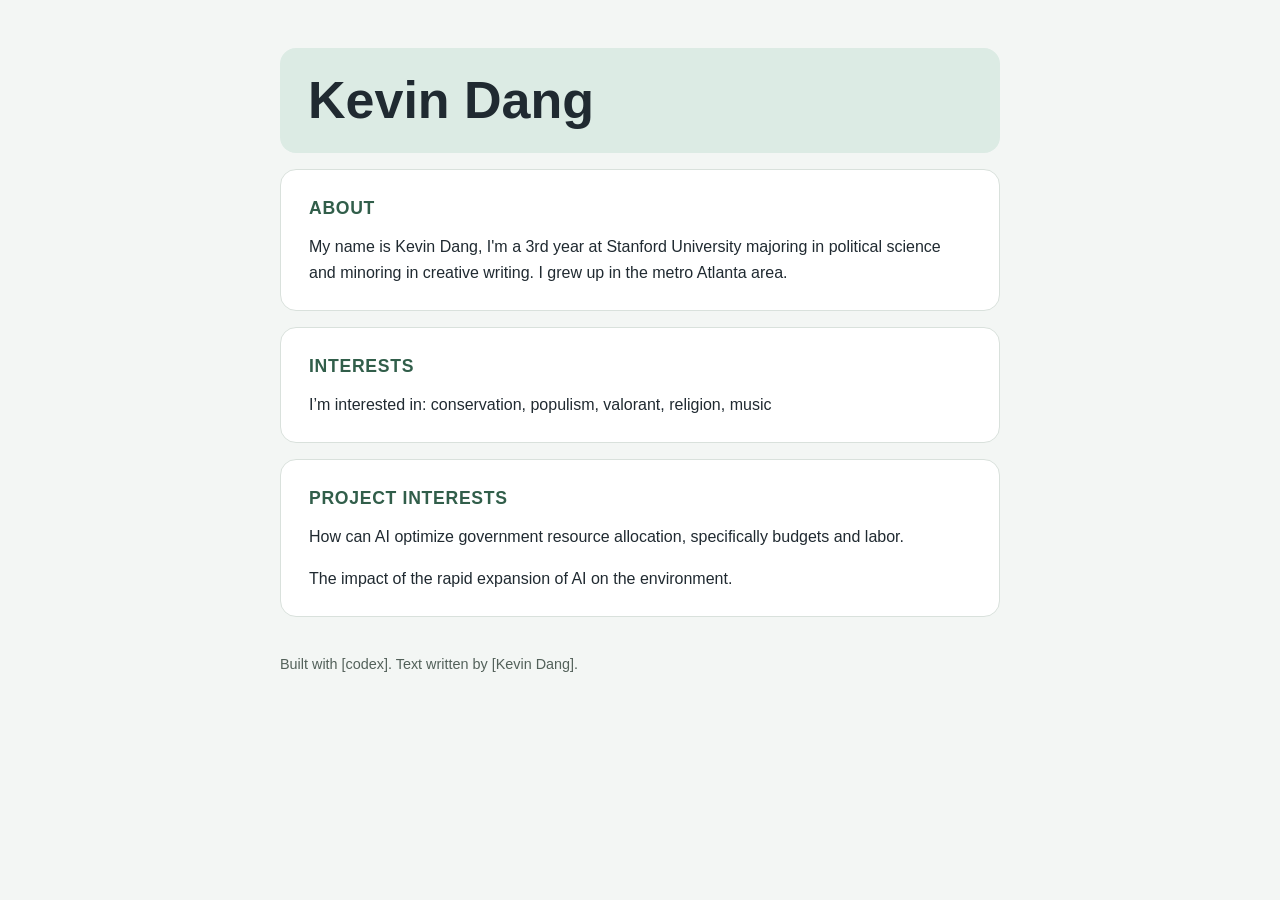
<file: index.html>
<!doctype html>
<html lang="en">
  <head>
    <meta charset="utf-8">
    <meta name="viewport" content="width=device-width, initial-scale=1">
    <title>Kevin Dang</title>
    <link rel="stylesheet" href="style.css">
  </head>
  <body>
    <main class="page">
      <header class="page-header">
        <h1>Kevin Dang</h1>
      </header>

      <section aria-labelledby="about-heading">
        <h2 id="about-heading">About</h2>
        <p>My name is Kevin Dang, I'm a 3rd year at Stanford University majoring in political science and minoring in creative writing. I grew up in the metro Atlanta area.</p>
      </section>

      <section aria-labelledby="interests-heading">
        <h2 id="interests-heading">Interests</h2>
        <p>I’m interested in: conservation, populism, valorant, religion, music</p>
      </section>

      <section aria-labelledby="project-interests-heading">
        <h2 id="project-interests-heading">Project Interests</h2>
        <p>How can AI optimize government resource allocation, specifically budgets and labor.</p>
        <p>The impact of the rapid expansion of AI on the environment.</p>
      </section>

      <footer>
        <p>Built with [codex]. Text written by [Kevin Dang].</p>
      </footer>
    </main>
  </body>
</html>
</file>
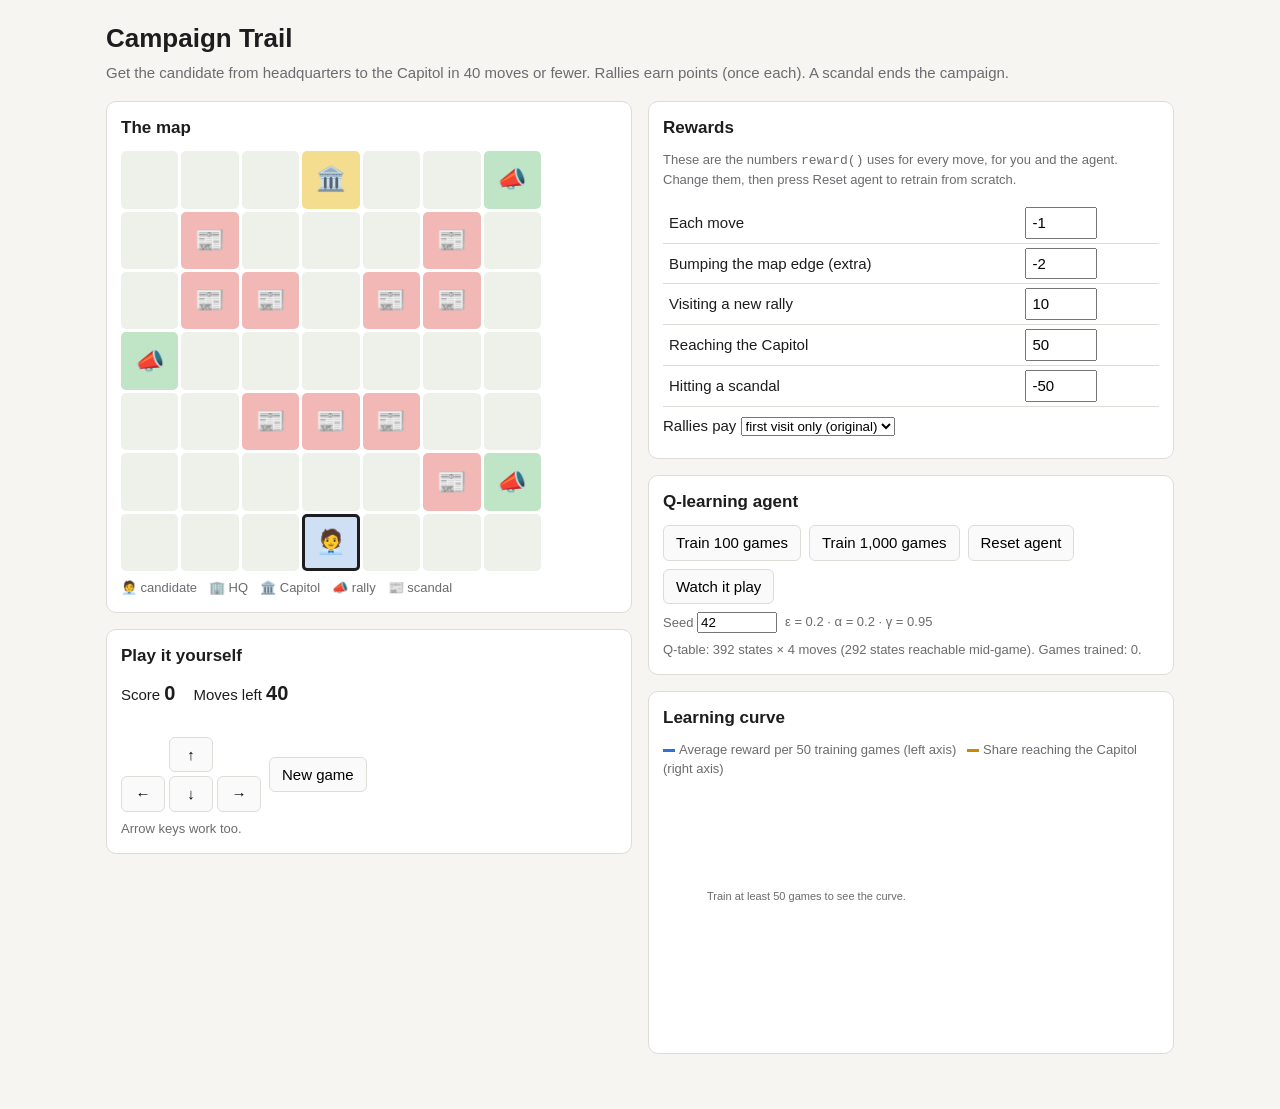
<file: rl-game/index.html>
<!doctype html>
<html lang="en">
<head>
<meta charset="utf-8">
<meta name="viewport" content="width=device-width, initial-scale=1">
<title>Campaign Trail RL</title>
<style>
  :root {
    --bg: #f6f5f1; --panel: #ffffff; --ink: #1d1d1f; --muted: #6b6b70; --line: #dddcd6;
    --open: #eef0ea; --hq: #cfe0f5; --capitol: #f4dd8f; --rally: #bfe5c6; --scandal: #f2b8b5;
    --blue: #2f6fd6; --gold: #c98a00;
  }
  * { box-sizing: border-box; }
  body { margin: 0; background: var(--bg); color: var(--ink);
         font: 15px/1.45 -apple-system, BlinkMacSystemFont, "Segoe UI", sans-serif; }
  main { max-width: 1100px; margin: 0 auto; padding: 20px 16px 40px; }
  h1 { margin: 0 0 4px; font-size: 26px; }
  h2 { margin: 0 0 10px; font-size: 17px; }
  p.lead { margin: 0 0 18px; color: var(--muted); }
  .cols { display: grid; grid-template-columns: minmax(0, 1fr) minmax(0, 1fr); gap: 16px; }
  @media (max-width: 820px) { .cols { grid-template-columns: minmax(0, 1fr); } }
  section { background: var(--panel); border: 1px solid var(--line); border-radius: 10px; padding: 14px; margin-bottom: 16px; }
  button { font: inherit; padding: 6px 12px; border: 1px solid var(--line); border-radius: 6px; background: #fafafa; cursor: pointer; }
  button:hover { background: #f0f0f0; }
  button:disabled { opacity: .5; cursor: default; }
  .row { display: flex; flex-wrap: wrap; gap: 8px; align-items: center; margin: 8px 0; }
  .muted { color: var(--muted); font-size: 13px; }

  /* Board */
  #board { display: grid; grid-template-columns: repeat(7, 1fr); gap: 3px; width: 100%; max-width: 420px; }
  .cell { aspect-ratio: 1; border-radius: 5px; display: flex; align-items: center; justify-content: center;
          font-size: clamp(14px, 4.5vw, 24px); position: relative; background: var(--open); }
  .cell.hq { background: var(--hq); }
  .cell.capitol { background: var(--capitol); }
  .cell.rally { background: var(--rally); }
  .cell.rally.used { opacity: .4; }
  .cell.scandal { background: var(--scandal); }
  .cell.here { outline: 3px solid var(--ink); outline-offset: -3px; }
  .legend { display: flex; flex-wrap: wrap; gap: 12px; font-size: 13px; color: var(--muted); margin-top: 8px; }
  .pad { display: grid; grid-template-columns: repeat(3, 44px); gap: 4px; }
  .pad button { padding: 6px 0; }
  .stats { display: flex; gap: 18px; flex-wrap: wrap; font-size: 15px; }
  .stats b { font-size: 20px; }
  #status { min-height: 1.4em; font-weight: 600; }

  /* Reward controls */
  table { border-collapse: collapse; width: 100%; }
  td { padding: 4px 6px; border-bottom: 1px solid var(--line); }
  td input { width: 72px; font: inherit; padding: 3px 5px; }
  canvas { width: 100%; height: 260px; display: block; }
  .key { display: inline-block; width: 12px; height: 3px; vertical-align: middle; margin-right: 4px; }
</style>
</head>
<body>
<main>
  <h1>Campaign Trail</h1>
  <p class="lead">Get the candidate from headquarters to the Capitol in 40 moves or fewer. Rallies earn points
    (once each). A scandal ends the campaign.</p>

  <div class="cols">
    <div>
      <section>
        <h2>The map</h2>
        <div id="board"></div>
        <div class="legend">
          <span>🧑‍💼 candidate</span><span>🏢 HQ</span><span>🏛️ Capitol</span>
          <span>📣 rally</span><span>📰 scandal</span>
        </div>
      </section>

      <section>
        <h2>Play it yourself</h2>
        <div class="stats">
          <span>Score <b id="score">0</b></span>
          <span>Moves left <b id="movesLeft">40</b></span>
        </div>
        <div id="status"></div>
        <div class="row">
          <div class="pad">
            <span></span><button data-a="0">↑</button><span></span>
            <button data-a="3">←</button><button data-a="2">↓</button><button data-a="1">→</button>
          </div>
          <button id="newGame">New game</button>
        </div>
        <div class="muted">Arrow keys work too.</div>
      </section>
    </div>

    <div>
      <section>
        <h2>Rewards</h2>
        <p class="muted" style="margin-top:0">These are the numbers <code>reward()</code> uses for every move, for you and
          the agent. Change them, then press Reset agent to retrain from scratch.</p>
        <table id="rewardTable"></table>
        <div class="row">
          <label>Rallies pay
            <select id="rallyRule">
              <option value="first" selected>first visit only (original)</option>
              <option value="every">every visit</option>
            </select>
          </label>
        </div>
      </section>

      <section>
        <h2>Q-learning agent</h2>
        <div class="row">
          <button id="train100">Train 100 games</button>
          <button id="train1000">Train 1,000 games</button>
          <button id="resetAgent">Reset agent</button>
          <button id="watch">Watch it play</button>
        </div>
        <div class="row muted">
          <label>Seed <input id="seed" type="number" value="42" style="width:80px"></label>
          <span>ε = 0.2 · α = 0.2 · γ = 0.95</span>
        </div>
        <div id="agentInfo" class="muted"></div>
      </section>

      <section>
        <h2>Learning curve</h2>
        <div class="muted">
          <span class="key" style="background:var(--blue)"></span>Average reward per 50 training games (left axis)
          &nbsp; <span class="key" style="background:var(--gold)"></span>Share reaching the Capitol (right axis)
        </div>
        <canvas id="chart"></canvas>
      </section>
    </div>
  </div>
</main>

<script>
// =====================================================================
// REWARDS: the points for each kind of event. The page's inputs edit these.
// =====================================================================
const REWARDS = {
  step:    -1,   // every move costs a little (campaign time is precious)
  wall:    -2,   // extra penalty for walking into the edge of the map
  rally:   10,   // first visit to a rally
  capitol: 50,   // reaching the Capitol (the real goal; game ends)
  scandal: -50,  // stepping into a scandal (game ends)
};

// Rally rule. "first" = pay only the first visit (original).
// "every" = pay every move that ends on a rally (sounds fair; can be exploited).
let RALLY_RULE = "first";

// reward(): the points for one move, given what happened on that move.
function reward(outcome) {
  let r = REWARDS.step;                          // base cost of any move
  if (outcome.hitWall)  r += REWARDS.wall;       // tried to leave the map, stayed put
  if (RALLY_RULE === "first" ? outcome.newRally  // first rule: a rally not yet visited
                             : outcome.onRally)  // every rule: any move ending on a rally
    r += REWARDS.rally;
  if (outcome.capitol)  r += REWARDS.capitol;    // arrived at the Capitol
  if (outcome.scandal)  r += REWARDS.scandal;    // walked into a scandal
  return r;
}

// =====================================================================
// THE MAP  (H = headquarters, C = Capitol, R = rally, S = scandal)
// =====================================================================
const MAP = [
  "...C..R",
  ".S...S.",
  ".SS.SS.",
  "R......",
  "..SSS..",
  ".....SR",
  "...H...",
];
const SIZE = 7;
const MAX_MOVES = 40;
const ACTIONS = [[-1, 0], [0, 1], [1, 0], [0, -1]];   // up, right, down, left

// Find HQ and list the rallies (each rally gets a bit number 0, 1, 2).
let HQ = null;
const RALLIES = [];
for (let r = 0; r < SIZE; r++)
  for (let c = 0; c < SIZE; c++) {
    if (MAP[r][c] === "H") HQ = { r, c };
    if (MAP[r][c] === "R") RALLIES.push({ r, c });
  }
const rallyIndex = (r, c) => RALLIES.findIndex(p => p.r === r && p.c === c);

// =====================================================================
// THE GAME
// A state is (position, which rallies are already visited).
// 49 positions × 2^3 rally combinations = 392 states.
// The move counter is NOT part of the state (it would multiply states by 40).
// =====================================================================
const N_STATES = SIZE * SIZE * (1 << RALLIES.length);

function newGame() {
  return { r: HQ.r, c: HQ.c, visited: 0, moves: 0, score: 0, done: false, result: "" };
}

function stateId(g) {
  return (g.r * SIZE + g.c) * (1 << RALLIES.length) + g.visited;
}

// Apply action a to game g. Updates g and returns the reward for this move.
function step(g, a) {
  const outcome = {};
  let r = g.r + ACTIONS[a][0], c = g.c + ACTIONS[a][1];
  if (r < 0 || r >= SIZE || c < 0 || c >= SIZE) { outcome.hitWall = true; r = g.r; c = g.c; }
  g.r = r; g.c = c; g.moves++;

  const ri = rallyIndex(r, c);
  if (ri >= 0) outcome.onRally = true;
  if (ri >= 0 && !(g.visited & (1 << ri))) { g.visited |= 1 << ri; outcome.newRally = true; }

  const tile = MAP[r][c];
  if (tile === "S")      { outcome.scandal = true; g.done = true; g.result = "scandal"; }
  else if (tile === "C") { outcome.capitol = true; g.done = true; g.result = "capitol"; }
  else if (g.moves >= MAX_MOVES) { g.done = true; g.result = "timeout"; }

  const pts = reward(outcome);
  g.score += pts;
  return pts;
}

// Count the states a game can actually be in while still running (for the info line).
function countLiveStates() {
  let n = 0;
  for (let r = 0; r < SIZE; r++)
    for (let c = 0; c < SIZE; c++) {
      if ("SC".includes(MAP[r][c])) continue;           // game is over on these tiles
      const ri = rallyIndex(r, c);
      n += (ri >= 0) ? (1 << RALLIES.length) / 2 : (1 << RALLIES.length); // standing on a rally means it's visited
    }
  return n;
}

// =====================================================================
// SEEDED RANDOM NUMBERS (mulberry32): same seed → same results
// =====================================================================
function mulberry32(seed) {
  return function () {
    seed = (seed + 0x6D2B79F5) | 0;
    let t = Math.imul(seed ^ (seed >>> 15), 1 | seed);
    t = (t + Math.imul(t ^ (t >>> 7), 61 | t)) ^ t;
    return ((t ^ (t >>> 14)) >>> 0) / 4294967296;
  };
}

// =====================================================================
// TABULAR Q-LEARNING AGENT
// =====================================================================
const EPSILON = 0.2;   // chance of a random move while training
const ALPHA = 0.2;     // learning rate
const GAMMA = 0.95;    // discount on future reward

let Q, rng, history;   // Q-table, random generator, one record per training game

function resetAgent() {
  Q = Array.from({ length: N_STATES }, () => [0, 0, 0, 0]);   // all Q-values start at 0
  rng = mulberry32(seedValue());
  history = [];
}

// Best action for state s; if several tie, pick one at random.
function bestAction(s, rand) {
  const q = Q[s], max = Math.max(...q);
  const ties = [0, 1, 2, 3].filter(a => q[a] === max);
  return ties[Math.floor(rand() * ties.length)];
}

// Epsilon-greedy: explore with probability eps, otherwise take the best action.
function chooseAction(s, eps, rand) {
  return rand() < eps ? Math.floor(rand() * 4) : bestAction(s, rand);
}

// Play one training game, updating Q after every move.
function trainOneGame() {
  const g = newGame();
  while (!g.done) {
    const s = stateId(g);
    const a = chooseAction(s, EPSILON, rng);
    const r = step(g, a);
    const s2 = stateId(g);
    // Scandal and Capitol truly end the game, so there is no future value.
    // Running out of moves is just a time limit: the state itself isn't final, so we still look ahead.
    const ended = g.result === "scandal" || g.result === "capitol";
    const target = ended ? r : r + GAMMA * Math.max(...Q[s2]);
    Q[s][a] += ALPHA * (target - Q[s][a]);
  }
  history.push({ score: g.score, capitol: g.result === "capitol" });
}

function train(n) {
  for (let i = 0; i < n; i++) trainOneGame();
  drawChart();
  showAgentInfo();
}

// =====================================================================
// PAGE: board, human play, reward controls, agent buttons, chart
// =====================================================================
const $ = id => document.getElementById(id);
let game = newGame();
let watching = null;          // interval id while an agent game is animating

function seedValue() { return Number($("seed").value) || 0; }

function drawBoard() {
  const icons = { H: "🏢", C: "🏛️", R: "📣", S: "📰", ".": "" };
  const kinds = { H: "hq", C: "capitol", R: "rally", S: "scandal", ".": "" };
  $("board").innerHTML = "";
  for (let r = 0; r < SIZE; r++)
    for (let c = 0; c < SIZE; c++) {
      const t = MAP[r][c], d = document.createElement("div");
      d.className = "cell " + kinds[t];
      const ri = rallyIndex(r, c);
      if (ri >= 0 && (game.visited & (1 << ri))) d.classList.add("used");
      const here = game.r === r && game.c === c;
      if (here) d.classList.add("here");
      d.textContent = here ? "🧑‍💼" : icons[t];
      $("board").appendChild(d);
    }
  $("score").textContent = game.score;
  $("movesLeft").textContent = MAX_MOVES - game.moves;
  const msg = { capitol: "Made it to the Capitol! 🎉", scandal: "Scandal! Campaign over.", timeout: "Out of moves." };
  $("status").textContent = game.done ? msg[game.result] + " Final score: " + game.score : "";
}

function humanMove(a) {
  if (game.done || watching) return;
  step(game, a);
  drawBoard();
}

function newHumanGame() {
  stopWatching();
  game = newGame();
  drawBoard();
}

// Reward table with an input per number.
function buildRewardTable() {
  const labels = {
    step: "Each move", wall: "Bumping the map edge (extra)", rally: "Visiting a new rally",
    capitol: "Reaching the Capitol", scandal: "Hitting a scandal",
  };
  $("rewardTable").innerHTML = Object.keys(REWARDS).map(k =>
    `<tr><td>${labels[k]}</td><td><input type="number" data-k="${k}" value="${REWARDS[k]}"></td></tr>`).join("");
  $("rewardTable").addEventListener("input", e => {
    const k = e.target.dataset.k;
    if (k) REWARDS[k] = Number(e.target.value) || 0;
  });
}

function showAgentInfo() {
  const n = history.length, last = history.slice(-50);
  let text = `Q-table: ${N_STATES} states × 4 moves (${countLiveStates()} states reachable mid-game). ` +
             `Games trained: ${n}.`;
  if (last.length) {
    const avg = last.reduce((s, h) => s + h.score, 0) / last.length;
    const pct = 100 * last.filter(h => h.capitol).length / last.length;
    text += ` Last ${last.length}: average reward ${avg.toFixed(1)}, reached Capitol ${pct.toFixed(0)}%.`;
  }
  $("agentInfo").textContent = text;
}

// Animate one agent game with no exploring (epsilon = 0).
// Ties use their own seeded generator so watching never changes training results.
function watchAgent() {
  stopWatching();
  game = newGame();
  drawBoard();
  const watchRng = mulberry32(seedValue() + 1);
  watching = setInterval(() => {
    if (game.done) return stopWatching();
    step(game, bestAction(stateId(game), watchRng));
    drawBoard();
  }, 220);
}

function stopWatching() {
  if (watching) clearInterval(watching);
  watching = null;
}

// Learning curve: average reward and Capitol share for each block of 50 games.
function drawChart() {
  const cv = $("chart"), dpr = window.devicePixelRatio || 1;
  const W = cv.clientWidth, H = cv.clientHeight;
  cv.width = W * dpr; cv.height = H * dpr;
  const ctx = cv.getContext("2d");
  ctx.setTransform(dpr, 0, 0, dpr, 0, 0);
  ctx.clearRect(0, 0, W, H);
  ctx.font = "11px -apple-system, sans-serif";

  // Group games into blocks of 50.
  const blocks = [];
  for (let i = 0; i + 50 <= history.length; i += 50) {
    const b = history.slice(i, i + 50);
    blocks.push({ avg: b.reduce((s, h) => s + h.score, 0) / 50, share: b.filter(h => h.capitol).length / 50 });
  }

  const L = 44, R = 40, T = 10, B = 28, pw = W - L - R, ph = H - T - B;
  ctx.strokeStyle = "#dddcd6"; ctx.fillStyle = "#6b6b70";
  if (!blocks.length) {
    ctx.fillText("Train at least 50 games to see the curve.", L, T + ph / 2);
    return;
  }

  // Left axis range (reward), padded and rounded.
  let lo = Math.min(0, ...blocks.map(b => b.avg)), hi = Math.max(0, ...blocks.map(b => b.avg));
  if (hi - lo < 10) hi = lo + 10;
  lo = Math.floor(lo / 10) * 10; hi = Math.ceil(hi / 10) * 10;
  const x = i => L + (blocks.length === 1 ? pw / 2 : (i / (blocks.length - 1)) * pw);
  const yL = v => T + ph - ((v - lo) / (hi - lo)) * ph;
  const yR = v => T + ph - v * ph;

  // Gridlines and axis labels.
  ctx.textAlign = "right";
  for (let k = 0; k <= 4; k++) {
    const v = lo + (hi - lo) * k / 4, y = yL(v);
    ctx.beginPath(); ctx.moveTo(L, y); ctx.lineTo(L + pw, y); ctx.stroke();
    ctx.fillText(Math.round(v), L - 6, y + 4);
  }
  ctx.textAlign = "left";
  for (let k = 0; k <= 4; k++) ctx.fillText((k * 25) + "%", L + pw + 6, yR(k / 4) + 4);
  ctx.textAlign = "center";
  ctx.fillText("training games", L + pw / 2, H - 4);
  ctx.fillText("0", L, H - 14);
  ctx.fillText(blocks.length * 50, L + pw, H - 14);

  // The two lines.
  const line = (color, yOf) => {
    ctx.strokeStyle = color; ctx.fillStyle = color; ctx.lineWidth = 2;
    ctx.beginPath();
    blocks.forEach((b, i) => (i ? ctx.lineTo : ctx.moveTo).call(ctx, x(i), yOf(b)));
    ctx.stroke();
    if (blocks.length < 40) blocks.forEach((b, i) => { ctx.beginPath(); ctx.arc(x(i), yOf(b), 2.5, 0, 7); ctx.fill(); });
    ctx.lineWidth = 1;
  };
  line("#2f6fd6", b => yL(b.avg));
  line("#c98a00", b => yR(b.share));
}

// Wire up the controls.
document.querySelectorAll(".pad button").forEach(b => b.onclick = () => humanMove(Number(b.dataset.a)));
document.addEventListener("keydown", e => {
  if (e.target.tagName === "INPUT") return;           // let number inputs use arrow keys
  const a = { ArrowUp: 0, ArrowRight: 1, ArrowDown: 2, ArrowLeft: 3 }[e.key];
  if (a !== undefined) { e.preventDefault(); humanMove(a); }
});
$("rallyRule").onchange = e => { RALLY_RULE = e.target.value; };
$("newGame").onclick = newHumanGame;
$("train100").onclick = () => train(100);
$("train1000").onclick = () => train(1000);
$("resetAgent").onclick = () => { resetAgent(); drawChart(); showAgentInfo(); };
$("watch").onclick = watchAgent;
window.addEventListener("resize", drawChart);

buildRewardTable();
resetAgent();
drawBoard();
drawChart();
showAgentInfo();
</script>
</body>
</html>
</file>
<file: style.css>
:root {
  color-scheme: light;
  font-family: Arial, Helvetica, sans-serif;
  color: #202a31;
  background: #f3f6f4;
}

* {
  box-sizing: border-box;
}

body {
  margin: 0;
  min-width: 320px;
  line-height: 1.65;
}

.page {
  width: min(100% - 2rem, 720px);
  margin: 0 auto;
  padding: 3rem 0 2rem;
}

.page-header {
  padding: 1.5rem 1.75rem;
  margin-bottom: 1rem;
  border-radius: 1rem;
  background: #dcebe4;
}

h1,
h2,
p {
  margin-top: 0;
}

h1 {
  margin-bottom: 0;
  font-size: clamp(2rem, 8vw, 3.25rem);
  line-height: 1.1;
}

section {
  margin: 1rem 0;
  padding: 1.5rem 1.75rem;
  border: 1px solid #d9e1dc;
  border-radius: 1rem;
  background: #fff;
}

h2 {
  margin-bottom: 0.65rem;
  color: #315e4a;
  font-size: 1.1rem;
  letter-spacing: 0.04em;
  text-transform: uppercase;
}

section p:last-child {
  margin-bottom: 0;
}

footer {
  padding: 1.25rem 0 0.25rem;
  color: #53615a;
  font-size: 0.9rem;
}

footer p {
  margin-bottom: 0;
}

@media (max-width: 480px) {
  .page {
    width: min(100% - 1.25rem, 720px);
    padding-top: 1.25rem;
  }

  .page-header,
  section {
    padding: 1.2rem;
    border-radius: 0.75rem;
  }
}
</file>
